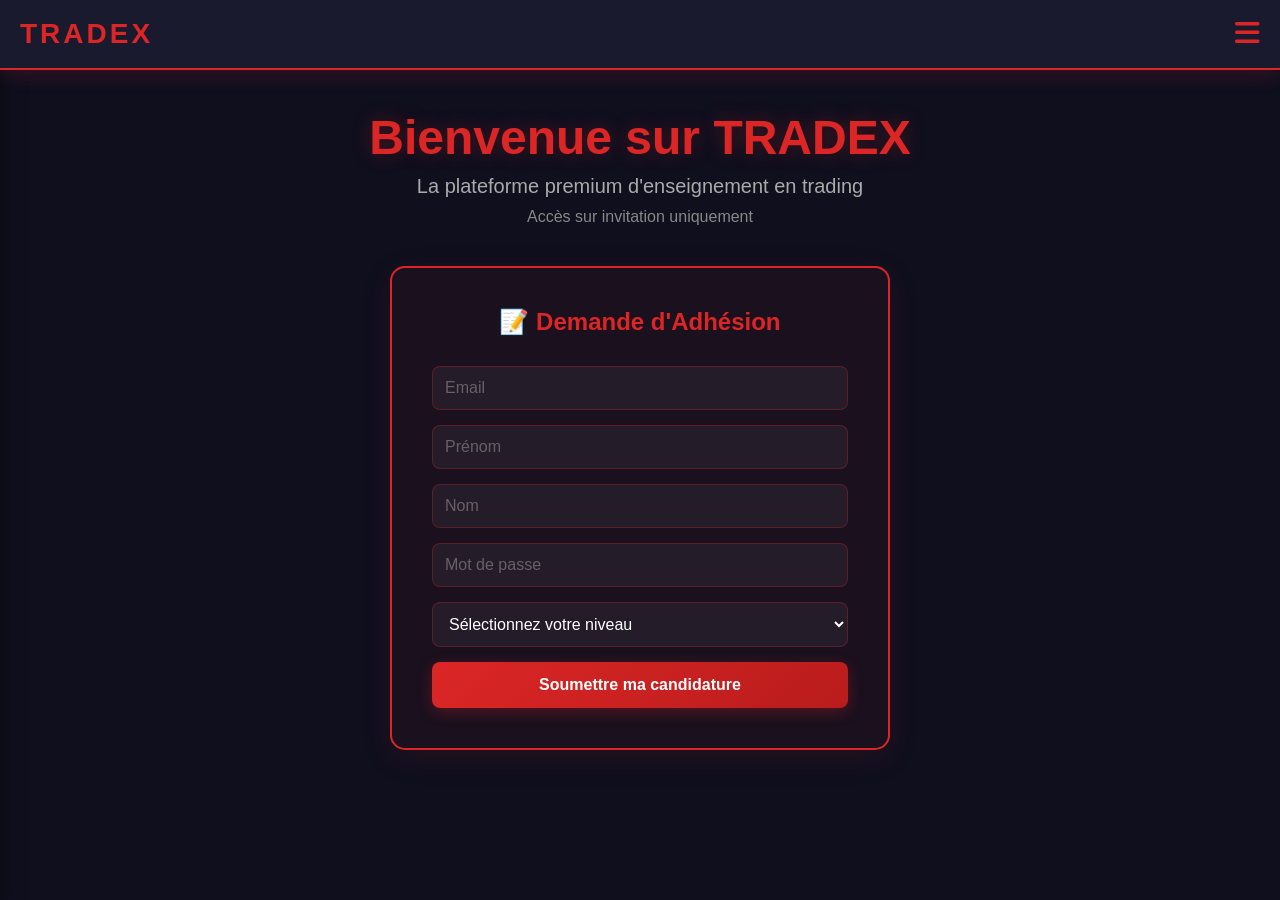
<file: index.html>
<!DOCTYPE html>
<html lang="fr">
<head>
    <meta charset="UTF-8">
    <meta name="viewport" content="width=device-width, initial-scale=1.0">
    <title>TRADEX - Plateforme d'Enseignement en Trading</title>
    <link rel="stylesheet" href="style.css">
    <link rel="stylesheet" href="https://cdnjs.cloudflare.com/ajax/libs/font-awesome/6.4.0/css/all.min.css">
</head>
<body>
    <nav class="navbar">
        <div class="logo">TRADEX</div>
        <button class="hamburger" onclick="toggleMenu()">
            <i class="fas fa-bars"></i>
        </button>
    </nav>

    <div class="menu" id="menu">
        <a href="#" onclick="showSection('landing'); toggleMenu()">🏠 Accueil</a>
        <a href="#" onclick="showSection('freeCourses'); toggleMenu()">📚 Cours Gratuits</a>
        <a href="#" onclick="showSection('candidates'); toggleMenu()">📋 Candidatures</a>
        <a href="#" onclick="showSection('admin'); toggleMenu()" id="adminLink" style="display:none;">⚙️ Admin</a>
        <a href="#" onclick="logout(); toggleMenu()">🚪 Déconnexion</a>
    </div>

    <div class="container">
        <!-- LANDING PAGE -->
        <section id="landing" class="section active">
            <div class="landing-content">
                <h1>Bienvenue sur TRADEX</h1>
                <p>La plateforme premium d'enseignement en trading</p>
                <p class="subtitle">Accès sur invitation uniquement</p>
                
                <form class="application-form" onsubmit="submitApplication(event)">
                    <h2>📝 Demande d'Adhésion</h2>
                    <input type="email" id="appEmail" placeholder="Email" required>
                    <input type="text" id="appFirstName" placeholder="Prénom" required>
                    <input type="text" id="appLastName" placeholder="Nom" required>
                    <input type="password" id="appPassword" placeholder="Mot de passe" required>
                    <select id="appLevel" required>
                        <option value="">Sélectionnez votre niveau</option>
                        <option value="debutant">Débutant</option>
                        <option value="intermediaire">Intermédiaire</option>
                        <option value="avance">Avancé</option>
                    </select>
                    <button type="submit" class="btn-primary">Soumettre ma candidature</button>
                </form>
                <div id="appMessage" class="message"></div>
            </div>
        </section>

        <!-- FREE COURSES -->
        <section id="freeCourses" class="section">
            <h2>📚 Cours Gratuits</h2>
            <div class="courses-grid">
                <div class="course-card">
                    <h3>Les Fondamentaux du Trading</h3>
                    <p>Découvrez les bases essentielles du trading. Marché, actifs, ordres et concepts clés.</p>
                    <button class="btn-outline" onclick="viewCourse('free', 1)">Voir le cours</button>
                </div>
                <div class="course-card">
                    <h3>Analyse Technique 101</h3>
                    <p>Introduction à l'analyse technique : bougies, supports, résistances et tendances.</p>
                    <button class="btn-outline" onclick="viewCourse('free', 2)">Voir le cours</button>
                </div>
                <div class="course-card">
                    <h3>Gestion du Risque Basique</h3>
                    <p>Apprenez à protéger votre capital avec les règles essentielles de la gestion des risques.</p>
                    <button class="btn-outline" onclick="viewCourse('free', 3)">Voir le cours</button>
                </div>
            </div>
        </section>

        <!-- CANDIDATES LIST -->
        <section id="candidates" class="section">
            <h2>📋 État des Candidatures</h2>
            <div class="candidates-container">
                <div class="candidates-column">
                    <h3 style="color: #22c55e;">✅ Candidats Approuvés</h3>
                    <div id="approvedList" class="candidates-list"></div>
                </div>
                <div class="candidates-column">
                    <h3 style="color: #ef4444;">❌ Candidats Rejetés</h3>
                    <div id="rejectedList" class="candidates-list"></div>
                </div>
            </div>
        </section>

        <!-- ADMIN PANEL -->
        <section id="admin" class="section">
            <h2>⚙️ Panneau Admin</h2>
            <div class="admin-panel">
                <div class="pending-applications">
                    <h3>🔔 Candidatures en Attente</h3>
                    <div id="pendingList" class="pending-list"></div>
                </div>
                <div class="all-candidates">
                    <h3>📊 Tous les Candidats</h3>
                    <div id="allCandidatesList" class="candidates-list"></div>
                </div>
            </div>
        </section>

        <!-- MEMBER AREA -->
        <section id="memberArea" class="section">
            <div class="member-nav">
                <button class="member-btn active" onclick="showMemberSection('courses')">📚 Formation</button>
                <button class="member-btn" onclick="showMemberSection('charts')">📈 Charts</button>
                <button class="member-btn" onclick="showMemberSection('community')">👥 Communauté</button>
                <button class="member-btn" onclick="showMemberSection('chat')">💬 Chat</button>
                <button class="member-btn" onclick="showMemberSection('profile')">👤 Profil</button>
            </div>

            <!-- COURSES -->
            <div id="courses-section" class="member-section active">
                <h2>📚 Formation Trading TRADEX</h2>
                <div class="modules-container">
                    <div class="module">
                        <h3>🟢 Module Débutant</h3>
                        <div class="courses-list" id="beginnerCourses"></div>
                    </div>
                    <div class="module">
                        <h3>🟡 Module Intermédiaire</h3>
                        <div class="courses-list" id="intermediateCourses"></div>
                    </div>
                    <div class="module">
                        <h3>🔴 Module Avancé</h3>
                        <div class="courses-list" id="advancedCourses"></div>
                    </div>
                </div>
            </div>

            <!-- CHARTS -->
            <div id="charts-section" class="member-section">
                <h2>📈 Graphiques TradingView</h2>
                <div class="charts-grid">
                    <div class="chart-item">
                        <h3>XAUUSD (Or)</h3>
                        <iframe src="https://widgets.tradingview.com/embed/embed.js"></iframe>
                        <script>
                            new TradingView.widget(
                            {
                                "symbols": [{"proName": "FOREXPROS:XAUUSD"}],
                                "chartOnly": false,
                                "width": "100%",
                                "height": 500,
                                "locale": "fr",
                                "colorTheme": "dark"
                            }
                            );
                        </script>
                    </div>
                    <div class="chart-item">
                        <h3>BTCUSD (Bitcoin)</h3>
                        <script src="https://s3.tradingview.com/tv.js"></script>
                        <div id="tradingview_btc"></div>
                        <script type="text/javascript">
                            new TradingView.widget(
                            {
                                "symbols": [{"proName": "COINBASE:BTCUSD"}],
                                "chartOnly": false,
                                "width": "100%",
                                "height": 500,
                                "locale": "fr",
                                "colorTheme": "dark",
                                "container_id": "tradingview_btc"
                            }
                            );
                        </script>
                    </div>
                    <div class="chart-item">
                        <h3>EURUSD (Euro/Dollar)</h3>
                        <div id="tradingview_eurusd"></div>
                        <script type="text/javascript">
                            new TradingView.widget(
                            {
                                "symbols": [{"proName": "FOREXPROS:EURUSD"}],
                                "chartOnly": false,
                                "width": "100%",
                                "height": 500,
                                "locale": "fr",
                                "colorTheme": "dark",
                                "container_id": "tradingview_eurusd"
                            }
                            );
                        </script>
                    </div>
                    <div class="chart-item">
                        <h3>USDJPY (Dollar/Yen)</h3>
                        <div id="tradingview_usdjpy"></div>
                        <script type="text/javascript">
                            new TradingView.widget(
                            {
                                "symbols": [{"proName": "FOREXPROS:USDJPY"}],
                                "chartOnly": false,
                                "width": "100%",
                                "height": 500,
                                "locale": "fr",
                                "colorTheme": "dark",
                                "container_id": "tradingview_usdjpy"
                            }
                            );
                        </script>
                    </div>
                </div>
            </div>

            <!-- COMMUNITY -->
            <div id="community-section" class="member-section">
                <h2>👥 Membres Acceptés</h2>
                <div id="membersList" class="members-grid"></div>
            </div>

            <!-- CHAT -->
            <div id="chat-section" class="member-section">
                <h2>💬 Chat Communautaire</h2>
                <div class="chat-container">
                    <div id="chatFeed" class="chat-feed"></div>
                </div>
                <div id="adminChatPanel" class="admin-chat-panel" style="display:none;">
                    <h3>📝 Créer un Post (Admin)</h3>
                    <textarea id="postText" placeholder="Votre message..."></textarea>
                    <input type="file" id="postImage" accept="image/*" placeholder="Image">
                    <input type="file" id="postAudio" accept="audio/*" placeholder="Audio">
                    <button class="btn-primary" onclick="createPost()">Publier</button>
                </div>
            </div>

            <!-- PROFILE -->
            <div id="profile-section" class="member-section">
                <h2>👤 Mon Profil</h2>
                <div id="profileInfo" class="profile-card"></div>
            </div>
        </section>
    </div>

    <script src="https://s3.tradingview.com/tv.js"></script>
    <script src="app.js"></script>
</body>
</html>
</file>
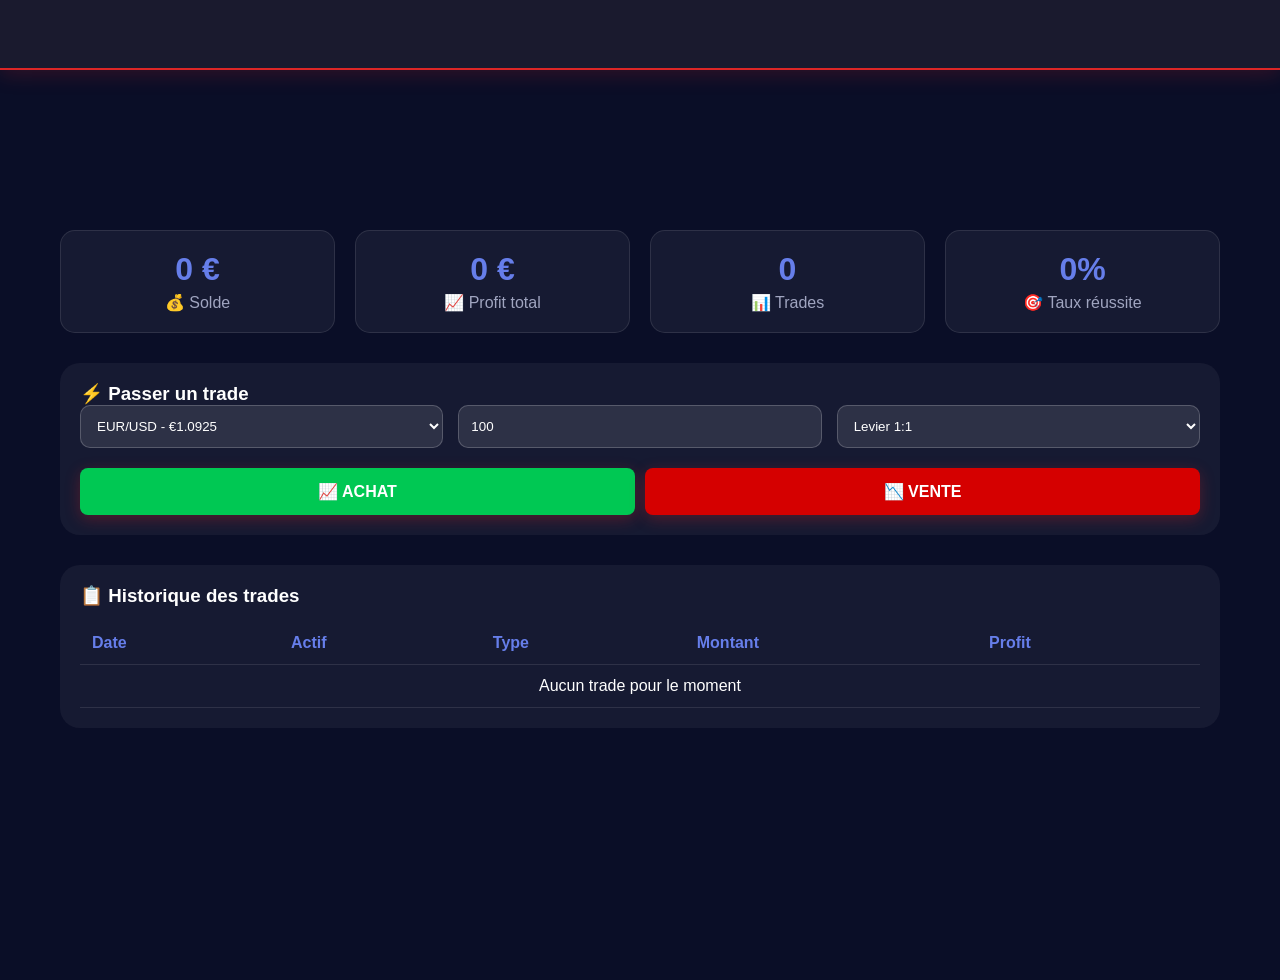
<file: dashboard.html>
<!DOCTYPE html>
<html lang="fr">
<head>
    <meta charset="UTF-8">
    <meta name="viewport" content="width=device-width, initial-scale=1.0">
    <title>Dashboard - PropfirmPro</title>
    <link rel="stylesheet" href="style.css">
    <link href="https://fonts.googleapis.com/css2?family=Inter:wght@300;400;500;600;700;800&display=swap" rel="stylesheet">
    <style>
        .dashboard-container {
            padding-top: 80px;
            min-height: 100vh;
            background: #0a0e27;
        }

        .stats-grid {
            display: grid;
            grid-template-columns: repeat(auto-fit, minmax(200px, 1fr));
            gap: 20px;
            margin-bottom: 30px;
        }

        .stat-card {
            background: rgba(255,255,255,0.05);
            border-radius: 15px;
            padding: 20px;
            text-align: center;
            border: 1px solid rgba(255,255,255,0.1);
        }

        .stat-card .value {
            font-size: 2rem;
            font-weight: 700;
            color: #667eea;
        }

        .stat-card .label {
            color: #a0a5c0;
            margin-top: 5px;
        }

        .trading-panel {
            background: rgba(255,255,255,0.05);
            border-radius: 20px;
            padding: 20px;
            margin-bottom: 30px;
        }

        .trade-form {
            display: grid;
            grid-template-columns: repeat(auto-fit, minmax(200px, 1fr));
            gap: 15px;
            margin-bottom: 20px;
        }

        .trade-form input, .trade-form select {
            background: rgba(255,255,255,0.1);
            border: 1px solid rgba(255,255,255,0.2);
            padding: 12px;
            border-radius: 10px;
            color: white;
        }

        .trade-buttons {
            display: flex;
            gap: 10px;
        }

        .btn-buy {
            background: #00c853;
            flex: 1;
        }

        .btn-sell {
            background: #d50000;
            flex: 1;
        }

        table {
            width: 100%;
            border-collapse: collapse;
            margin-top: 15px;
        }

        th, td {
            padding: 12px;
            text-align: left;
            border-bottom: 1px solid rgba(255,255,255,0.1);
        }

        th {
            color: #667eea;
        }

        .profit-positive {
            color: #00c853;
        }

        .profit-negative {
            color: #d50000;
        }
    </style>
</head>
<body>
    <nav class="navbar">
        <div class="container">
            <div class="nav-brand">
                <h2>🚀 Propfirm<span class="highlight">Pro</span></h2>
            </div>
            <div class="nav-menu">
                <a href="index.html">Accueil</a>
                <a href="dashboard.html" class="active">Dashboard</a>
                <a href="pricing.html">Tarifs</a>
            </div>
            <div class="nav-auth">
                <span id="userNameDisplay" style="margin-right: 15px;"></span>
                <button onclick="logout()" class="btn-outline">Déconnexion</button>
            </div>
        </div>
    </nav>

    <div class="dashboard-container">
        <div class="container">
            <h1 id="welcomeMessage" style="margin-top: 40px; margin-bottom: 30px;"></h1>

            <div class="stats-grid">
                <div class="stat-card">
                    <div class="value" id="balanceDisplay">0 €</div>
                    <div class="label">💰 Solde</div>
                </div>
                <div class="stat-card">
                    <div class="value" id="profitDisplay">0 €</div>
                    <div class="label">📈 Profit total</div>
                </div>
                <div class="stat-card">
                    <div class="value" id="tradesCount">0</div>
                    <div class="label">📊 Trades</div>
                </div>
                <div class="stat-card">
                    <div class="value" id="winRateDisplay">0%</div>
                    <div class="label">🎯 Taux réussite</div>
                </div>
            </div>

            <div class="trading-panel">
                <h3>⚡ Passer un trade</h3>
                <div class="trade-form">
                    <select id="assetSelect">
                        <option value="EUR/USD">EUR/USD - €1.0925</option>
                        <option value="GBP/USD">GBP/USD - €1.2645</option>
                        <option value="BTC/USD">BTC/USD - $43,250</option>
                        <option value="AAPL">AAPL - $175.50</option>
                    </select>
                    <input type="number" id="tradeAmount" placeholder="Montant (€)" value="100">
                    <select id="leverageSelect">
                        <option value="1">Levier 1:1</option>
                        <option value="5">Levier 1:5</option>
                        <option value="10">Levier 1:10</option>
                    </select>
                </div>
                <div class="trade-buttons">
                    <button class="btn-primary btn-buy" onclick="executeTrade('buy')">📈 ACHAT</button>
                    <button class="btn-primary btn-sell" onclick="executeTrade('sell')">📉 VENTE</button>
                </div>
                <div id="tradeAlert"></div>
            </div>

            <div class="trading-panel">
                <h3>📋 Historique des trades</h3>
                <table>
                    <thead>
                        <tr><th>Date</th><th>Actif</th><th>Type</th><th>Montant</th><th>Profit</th></tr>
                    </thead>
                    <tbody id="historyBody">
                        <tr><td colspan="5" style="text-align:center;">Aucun trade pour le moment</td></tr>
                    </tbody>
                </table>
            </div>
        </div>
    </div>

    <script>
        let currentUser = Utils.getCurrentUser();
        
        if (!currentUser) {
            window.location.href = 'login.html';
        }

        let currentPrices = {
            'EUR/USD': 1.0925,
            'GBP/USD': 1.2645,
            'BTC/USD': 43250,
            'AAPL': 175.50
        };

        function updateUI() {
            document.getElementById('welcomeMessage').innerHTML = `Bienvenue, ${currentUser.fullName} ! 👋`;
            document.getElementById('userNameDisplay').innerHTML = `👤 ${currentUser.fullName.split(' ')[0]}`;
            document.getElementById('balanceDisplay').innerHTML = `${currentUser.balance.toFixed(2)} €`;
            document.getElementById('profitDisplay').innerHTML = `${currentUser.totalProfit.toFixed(2)} €`;
            document.getElementById('tradesCount').innerHTML = currentUser.trades.length;
            
            const winRate = currentUser.trades.length > 0 
                ? (currentUser.trades.filter(t => t.profit > 0).length / currentUser.trades.length * 100).toFixed(1)
                : 0;
            document.getElementById('winRateDisplay').innerHTML = `${winRate}%`;
            
            updateHistoryTable();
        }

        function updateHistoryTable() {
            const tbody = document.getElementById('historyBody');
            if (!currentUser.trades || currentUser.trades.length === 0) {
                tbody.innerHTML = '<tr><td colspan="5" style="text-align:center;">Aucun trade pour le moment</td></tr>';
                return;
            }
            
            tbody.innerHTML = currentUser.trades.slice(0, 10).map(trade => `
                <tr>
                    <td>${new Date(trade.date).toLocaleString()}</td>
                    <td>${trade.asset}</td>
                    <td style="color: ${trade.type === 'buy' ? '#00c853' : '#d50000'}">${trade.type === 'buy' ? 'ACHAT' : 'VENTE'}</td>
                    <td>${trade.amount}€</td>
                    <td class="${trade.profit >= 0 ? 'profit-positive' : 'profit-negative'}">${trade.profit.toFixed(2)}€</td>
                </tr>
            `).join('');
        }

        function executeTrade(type) {
            const asset = document.getElementById('assetSelect').value;
            const amount = parseFloat(document.getElementById('tradeAmount').value);
            const leverage = parseInt(document.getElementById('leverageSelect').value);
            const currentPrice = currentPrices[asset];
            
            if (isNaN(amount) || amount <= 0) {
                showTradeAlert('Montant invalide', 'error');
                return;
            }
            
            if (amount > currentUser.balance) {
                showTradeAlert('Solde insuffisant', 'error');
                return;
            }
            
            // Simuler un trade avec profit/perte
            const profit = (Math.random() - 0.4) * amount * leverage * 0.5;
            
            currentUser.balance -= amount;
            currentUser.balance += amount + profit;
            currentUser.totalProfit += profit;
            
            if (!currentUser.trades) currentUser.trades = [];
            currentUser.trades.unshift({
                id: Date.now(),
                asset: asset,
                type: type,
                amount: amount,
                leverage: leverage,
                profit: profit,
                entryPrice: currentPrice,
                date: new Date().toISOString()
            });
            
            Utils.setCurrentUser(currentUser);
            updateUI();
            showTradeAlert(`Trade exécuté ! Profit: ${profit.toFixed(2)}€`, profit >= 0 ? 'success' : 'error');
        }

        function showTradeAlert(message, type) {
            const alertDiv = document.getElementById('tradeAlert');
            alertDiv.innerHTML = `<div style="padding:12px; border-radius:8px; margin-top:15px; background:${type === 'success' ? 'rgba(0,255,0,0.1); border:1px solid #0f0; color:#0f0' : 'rgba(255,0,0,0.1); border:1px solid #f00; color:#f00'}">${message}</div>`;
            setTimeout(() => {
                alertDiv.innerHTML = '';
            }, 3000);
        }

        function logout() {
            localStorage.removeItem('propfirm_current_user');
            window.location.href = 'login.html';
        }

        updateUI();
    </script>
</body>
</html>
</file>
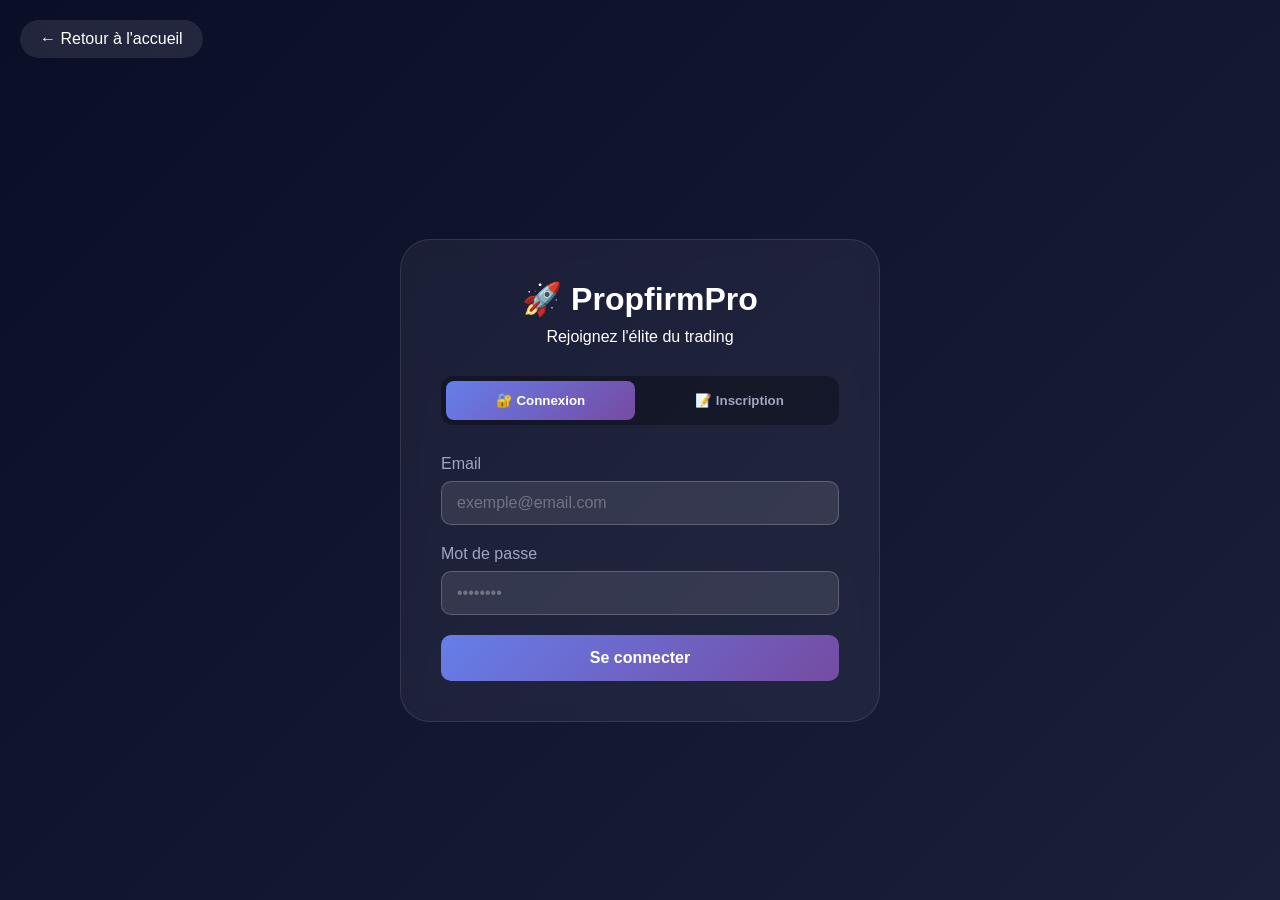
<file: login.html>
<!DOCTYPE html>
<html lang="fr">
<head>
    <meta charset="UTF-8">
    <meta name="viewport" content="width=device-width, initial-scale=1.0">
    <title>Connexion - PropfirmPro</title>
    <link rel="stylesheet" href="style.css">
    <link href="https://fonts.googleapis.com/css2?family=Inter:wght@300;400;500;600;700;800&display=swap" rel="stylesheet">
    <style>
        .auth-container {
            min-height: 100vh;
            display: flex;
            align-items: center;
            justify-content: center;
            background: linear-gradient(135deg, #0a0e27 0%, #1a1f3a 100%);
            padding: 100px 20px 40px;
        }

        .auth-card {
            background: rgba(255,255,255,0.05);
            backdrop-filter: blur(10px);
            border-radius: 30px;
            padding: 40px;
            width: 100%;
            max-width: 480px;
            border: 1px solid rgba(255,255,255,0.1);
            animation: fadeInUp 0.6s ease-out;
        }

        .auth-header {
            text-align: center;
            margin-bottom: 30px;
        }

        .auth-header h1 {
            font-size: 2rem;
            margin-bottom: 10px;
        }

        .auth-tabs {
            display: flex;
            gap: 10px;
            margin-bottom: 30px;
            background: rgba(0,0,0,0.3);
            border-radius: 12px;
            padding: 5px;
        }

        .auth-tab {
            flex: 1;
            text-align: center;
            padding: 12px;
            background: transparent;
            border: none;
            color: #a0a5c0;
            font-weight: 600;
            border-radius: 8px;
            cursor: pointer;
            transition: all 0.3s;
        }

        .auth-tab.active {
            background: linear-gradient(135deg, #667eea 0%, #764ba2 100%);
            color: white;
        }

        .auth-form {
            display: none;
        }

        .auth-form.active {
            display: block;
            animation: fadeIn 0.5s;
        }

        @keyframes fadeIn {
            from { opacity: 0; transform: translateY(10px); }
            to { opacity: 1; transform: translateY(0); }
        }

        .form-group {
            margin-bottom: 20px;
        }

        .form-group label {
            display: block;
            margin-bottom: 8px;
            color: #a0a5c0;
            font-weight: 500;
        }

        .form-group input, .form-group select {
            width: 100%;
            padding: 12px 15px;
            background: rgba(255,255,255,0.1);
            border: 1px solid rgba(255,255,255,0.2);
            border-radius: 10px;
            color: white;
            font-size: 16px;
            transition: all 0.3s;
        }

        .form-group input:focus, .form-group select:focus {
            outline: none;
            border-color: #667eea;
            background: rgba(102,126,234,0.1);
        }

        .form-group input::placeholder {
            color: rgba(255,255,255,0.3);
        }

        .auth-btn {
            width: 100%;
            padding: 14px;
            background: linear-gradient(135deg, #667eea 0%, #764ba2 100%);
            border: none;
            border-radius: 10px;
            color: white;
            font-weight: 600;
            font-size: 16px;
            cursor: pointer;
            transition: transform 0.3s;
        }

        .auth-btn:hover {
            transform: translateY(-2px);
        }

        .alert {
            padding: 12px;
            border-radius: 10px;
            margin-bottom: 20px;
            display: none;
        }

        .alert.success {
            background: rgba(0,255,0,0.1);
            border: 1px solid #0f0;
            color: #0f0;
            display: block;
        }

        .alert.error {
            background: rgba(255,0,0,0.1);
            border: 1px solid #f00;
            color: #f00;
            display: block;
        }

        .back-home {
            position: fixed;
            top: 20px;
            left: 20px;
            background: rgba(255,255,255,0.1);
            padding: 10px 20px;
            border-radius: 50px;
            color: white;
            text-decoration: none;
            backdrop-filter: blur(10px);
            transition: all 0.3s;
        }

        .back-home:hover {
            background: #667eea;
        }
    </style>
</head>
<body>
    <a href="index.html" class="back-home">← Retour à l'accueil</a>

    <div class="auth-container">
        <div class="auth-card">
            <div class="auth-header">
                <h1>🚀 PropfirmPro</h1>
                <p>Rejoignez l'élite du trading</p>
            </div>

            <div class="auth-tabs">
                <button class="auth-tab active" data-tab="login">🔐 Connexion</button>
                <button class="auth-tab" data-tab="register">📝 Inscription</button>
            </div>

            <!-- Formulaire de Connexion -->
            <div id="loginForm" class="auth-form active">
                <div id="loginAlert" class="alert"></div>
                <form id="signinForm">
                    <div class="form-group">
                        <label>Email</label>
                        <input type="email" id="loginEmail" placeholder="exemple@email.com" required>
                    </div>
                    <div class="form-group">
                        <label>Mot de passe</label>
                        <input type="password" id="loginPassword" placeholder="••••••••" required>
                    </div>
                    <button type="submit" class="auth-btn">Se connecter</button>
                </form>
            </div>

            <!-- Formulaire d'Inscription -->
            <div id="registerForm" class="auth-form">
                <div id="registerAlert" class="alert"></div>
                <form id="signupForm">
                    <div class="form-group">
                        <label>Nom complet</label>
                        <input type="text" id="fullName" placeholder="Jean Dupont" required>
                    </div>
                    <div class="form-group">
                        <label>Email</label>
                        <input type="email" id="regEmail" placeholder="exemple@email.com" required>
                    </div>
                    <div class="form-group">
                        <label>Mot de passe</label>
                        <input type="password" id="regPassword" placeholder="••••••••" required>
                    </div>
                    <div class="form-group">
                        <label>Confirmer mot de passe</label>
                        <input type="password" id="confirmPassword" placeholder="••••••••" required>
                    </div>
                    <button type="submit" class="auth-btn">Créer mon compte</button>
                </form>
            </div>
        </div>
    </div>

    <script>
        let users = Utils.getAllUsers();
        const tabs = document.querySelectorAll('.auth-tab');
        const loginForm = document.getElementById('loginForm');
        const registerForm = document.getElementById('registerForm');

        // Gestion des onglets
        tabs.forEach(tab => {
            tab.addEventListener('click', () => {
                const tabName = tab.dataset.tab;
                
                tabs.forEach(t => t.classList.remove('active'));
                tab.classList.add('active');
                
                if (tabName === 'login') {
                    loginForm.classList.add('active');
                    registerForm.classList.remove('active');
                } else {
                    loginForm.classList.remove('active');
                    registerForm.classList.add('active');
                }
            });
        });

        // Inscription
        document.getElementById('signupForm').addEventListener('submit', (e) => {
            e.preventDefault();
            
            const fullName = document.getElementById('fullName').value.trim();
            const email = document.getElementById('regEmail').value.trim();
            const password = document.getElementById('regPassword').value;
            const confirmPassword = document.getElementById('confirmPassword').value;
            
            if (!fullName || !email || !password) {
                showAlert('registerAlert', 'Veuillez remplir tous les champs', 'error');
                return;
            }
            
            if (password !== confirmPassword) {
                showAlert('registerAlert', 'Les mots de passe ne correspondent pas', 'error');
                return;
            }
            
            if (users.find(u => u.email === email)) {
                showAlert('registerAlert', 'Cet email est déjà utilisé', 'error');
                return;
            }
            
            const newUser = {
                id: Date.now(),
                fullName,
                email,
                password: btoa(password),
                balance: 10000,
                virtualBalance: 100000,
                positions: [],
                trades: [],
                totalProfit: 0
            };
            
            users.push(newUser);
            Utils.saveAllUsers(users);
            Utils.setCurrentUser(newUser);
            
            showAlert('registerAlert', `Inscription réussie ! Bienvenue ${fullName}`, 'success');
            
            setTimeout(() => {
                window.location.href = 'dashboard.html';
            }, 1500);
        });
        
        // Connexion
        document.getElementById('signinForm').addEventListener('submit', (e) => {
            e.preventDefault();
            
            const email = document.getElementById('loginEmail').value.trim();
            const password = document.getElementById('loginPassword').value;
            
            const user = users.find(u => u.email === email && u.password === btoa(password));
            
            if (!user) {
                showAlert('loginAlert', 'Email ou mot de passe incorrect', 'error');
                return;
            }
            
            Utils.setCurrentUser(user);
            showAlert('loginAlert', `Bienvenue ${user.fullName} !`, 'success');
            
            setTimeout(() => {
                window.location.href = 'dashboard.html';
            }, 1000);
        });
        
        function showAlert(elementId, message, type) {
            const element = document.getElementById(elementId);
            element.textContent = message;
            element.className = `alert ${type}`;
            
            setTimeout(() => {
                element.style.display = 'none';
            }, 5000);
        }
        
        const currentUser = Utils.getCurrentUser();
        if (currentUser) {
            window.location.href = 'dashboard.html';
        }
    </script>
</body>
</html>
</file>
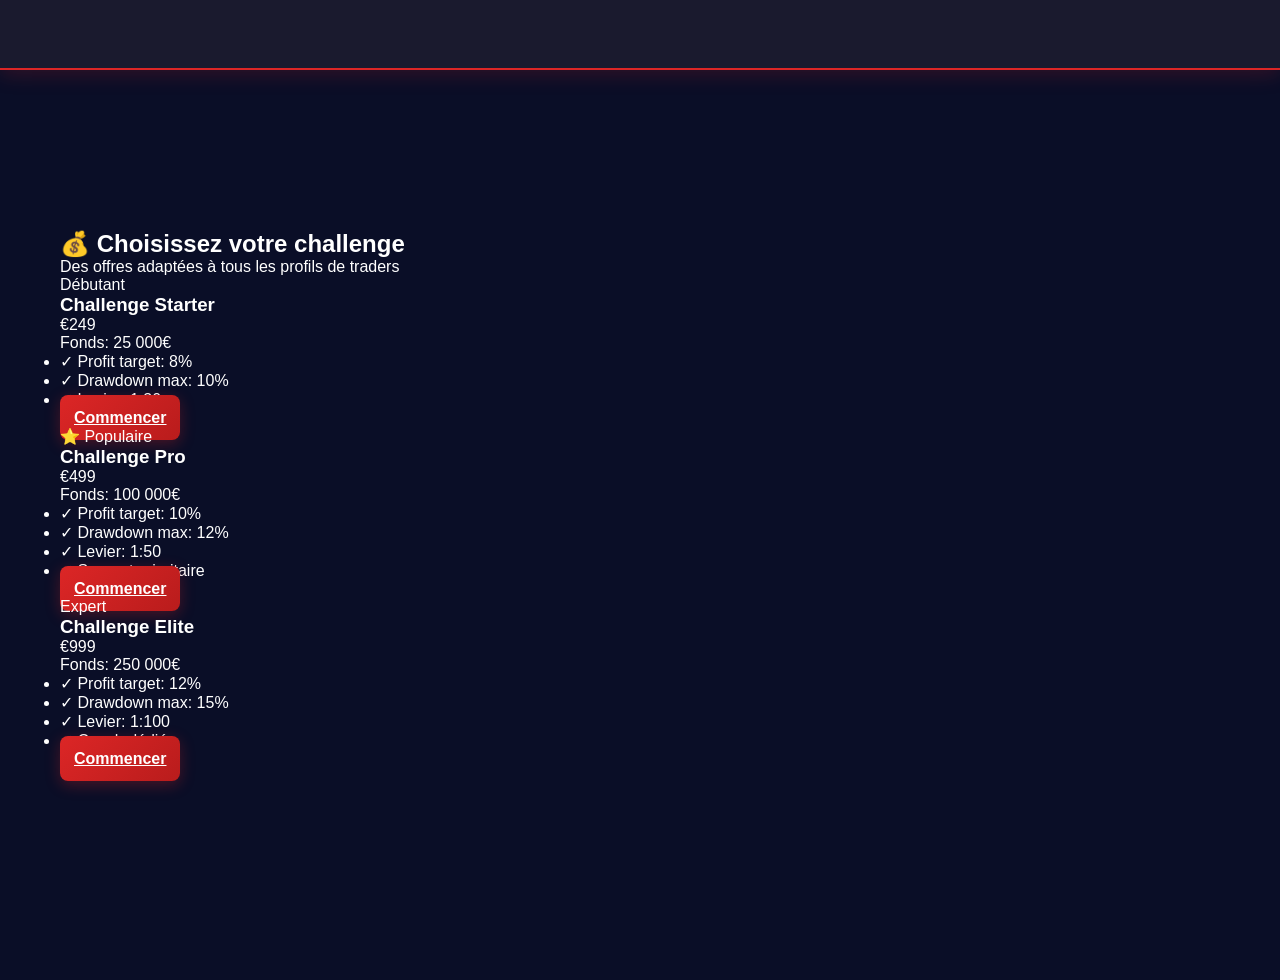
<file: pricing.html>
<!DOCTYPE html>
<html lang="fr">
<head>
    <meta charset="UTF-8">
    <meta name="viewport" content="width=device-width, initial-scale=1.0">
    <title>Tarifs - PropfirmPro</title>
    <link rel="stylesheet" href="style.css">
    <link href="https://fonts.googleapis.com/css2?family=Inter:wght@300;400;500;600;700;800&display=swap" rel="stylesheet">
</head>
<body>
    <nav class="navbar">
        <div class="container">
            <div class="nav-brand">
                <h2>🚀 Propfirm<span class="highlight">Pro</span></h2>
            </div>
            <div class="nav-menu">
                <a href="index.html">Accueil</a>
                <a href="dashboard.html">Dashboard</a>
                <a href="pricing.html" class="active">Tarifs</a>
            </div>
            <div class="nav-auth">
                <a href="login.html" class="btn-outline">Connexion</a>
                <a href="login.html?tab=register" class="btn-primary">Démarrer</a>
            </div>
        </div>
    </nav>

    <div style="padding-top:80px; min-height:100vh; background:#0a0e27;">
        <div class="container">
            <div class="section-header" style="margin-top:40px;">
                <h2>💰 Choisissez votre challenge</h2>
                <p>Des offres adaptées à tous les profils de traders</p>
            </div>

            <div class="challenges-grid" style="margin-bottom:80px;">
                <div class="challenge-card">
                    <div class="challenge-badge">Débutant</div>
                    <h3>Challenge Starter</h3>
                    <div class="challenge-price">€249</div>
                    <div class="challenge-funding">Fonds: 25 000€</div>
                    <ul class="challenge-features">
                        <li>✓ Profit target: 8%</li>
                        <li>✓ Drawdown max: 10%</li>
                        <li>✓ Levier: 1:30</li>
                    </ul>
                    <a href="login.html?tab=register" class="btn-primary">Commencer</a>
                </div>
                <div class="challenge-card popular">
                    <div class="popular-badge">⭐ Populaire</div>
                    <h3>Challenge Pro</h3>
                    <div class="challenge-price">€499</div>
                    <div class="challenge-funding">Fonds: 100 000€</div>
                    <ul class="challenge-features">
                        <li>✓ Profit target: 10%</li>
                        <li>✓ Drawdown max: 12%</li>
                        <li>✓ Levier: 1:50</li>
                        <li>✓ Support prioritaire</li>
                    </ul>
                    <a href="login.html?tab=register" class="btn-primary">Commencer</a>
                </div>
                <div class="challenge-card">
                    <div class="challenge-badge">Expert</div>
                    <h3>Challenge Elite</h3>
                    <div class="challenge-price">€999</div>
                    <div class="challenge-funding">Fonds: 250 000€</div>
                    <ul class="challenge-features">
                        <li>✓ Profit target: 12%</li>
                        <li>✓ Drawdown max: 15%</li>
                        <li>✓ Levier: 1:100</li>
                        <li>✓ Coach dédié</li>
                    </ul>
                    <a href="login.html?tab=register" class="btn-primary">Commencer</a>
                </div>
            </div>
        </div>
    </div>

    <script src="script.js"></script>
</body>
</html>
</file>
<file: style.css>
* {
    margin: 0;
    padding: 0;
    box-sizing: border-box;
}

body {
    font-family: 'Segoe UI', Tahoma, Geneva, Verdana, sans-serif;
    background: #0f0f1e;
    color: #fff;
    overflow-x: hidden;
}

/* NAVBAR */
.navbar {
    position: fixed;
    top: 0;
    width: 100%;
    height: 70px;
    background: #1a1a2e;
    border-bottom: 2px solid #dc2626;
    display: flex;
    justify-content: space-between;
    align-items: center;
    padding: 0 20px;
    z-index: 1000;
    box-shadow: 0 4px 20px rgba(220, 38, 38, 0.2);
}

.logo {
    font-size: 28px;
    font-weight: 900;
    color: #dc2626;
    letter-spacing: 3px;
}

.hamburger {
    background: none;
    border: none;
    color: #dc2626;
    font-size: 28px;
    cursor: pointer;
    transition: transform 0.3s;
}

.hamburger:hover {
    transform: scale(1.1);
}

/* MENU */
.menu {
    position: fixed;
    left: -300px;
    top: 70px;
    width: 300px;
    height: calc(100vh - 70px);
    background: #1a1a2e;
    border-right: 2px solid #dc2626;
    display: flex;
    flex-direction: column;
    padding: 20px 0;
    transition: left 0.3s;
    z-index: 999;
    box-shadow: 0 4px 20px rgba(0, 0, 0, 0.5);
}

.menu.active {
    left: 0;
}

.menu a {
    color: #fff;
    text-decoration: none;
    padding: 15px 20px;
    border-left: 4px solid transparent;
    transition: all 0.3s;
    font-size: 16px;
}

.menu a:hover {
    background: rgba(220, 38, 38, 0.1);
    border-left-color: #dc2626;
    color: #dc2626;
}

/* CONTAINER */
.container {
    margin-top: 70px;
    min-height: calc(100vh - 70px);
    padding: 40px 20px;
    max-width: 1200px;
    margin-left: auto;
    margin-right: auto;
}

/* SECTIONS */
.section {
    display: none;
    animation: fadeIn 0.5s;
}

.section.active {
    display: block;
}

@keyframes fadeIn {
    from { opacity: 0; transform: translateY(10px); }
    to { opacity: 1; transform: translateY(0); }
}

/* LANDING */
.landing-content {
    text-align: center;
    margin-bottom: 40px;
}

.landing-content h1 {
    font-size: 48px;
    margin-bottom: 10px;
    color: #dc2626;
    text-shadow: 0 0 20px rgba(220, 38, 38, 0.3);
}

.landing-content p {
    font-size: 20px;
    color: #aaa;
    margin-bottom: 10px;
}

.subtitle {
    font-size: 16px !important;
    color: #888 !important;
    margin-bottom: 40px !important;
}

.application-form {
    background: rgba(220, 38, 38, 0.05);
    border: 2px solid #dc2626;
    border-radius: 15px;
    padding: 40px;
    max-width: 500px;
    margin: 0 auto;
    box-shadow: 0 8px 32px rgba(220, 38, 38, 0.1);
}

.application-form h2 {
    margin-bottom: 30px;
    color: #dc2626;
}

.application-form input,
.application-form select {
    width: 100%;
    padding: 12px;
    margin-bottom: 15px;
    background: rgba(255, 255, 255, 0.05);
    border: 1px solid rgba(220, 38, 38, 0.3);
    border-radius: 8px;
    color: #fff;
    font-size: 16px;
    transition: all 0.3s;
}

.application-form input:focus,
.application-form select:focus {
    outline: none;
    border-color: #dc2626;
    box-shadow: 0 0 10px rgba(220, 38, 38, 0.3);
    background: rgba(220, 38, 38, 0.05);
}

.application-form input::placeholder {
    color: rgba(255, 255, 255, 0.3);
}

/* BUTTONS */
.btn-primary {
    width: 100%;
    padding: 14px;
    background: linear-gradient(135deg, #dc2626 0%, #b91c1c 100%);
    color: #fff;
    border: none;
    border-radius: 8px;
    font-size: 16px;
    font-weight: bold;
    cursor: pointer;
    transition: all 0.3s;
    box-shadow: 0 4px 15px rgba(220, 38, 38, 0.3);
}

.btn-primary:hover {
    transform: translateY(-2px);
    box-shadow: 0 6px 20px rgba(220, 38, 38, 0.5);
}

.btn-outline {
    padding: 10px 20px;
    background: transparent;
    border: 2px solid #dc2626;
    color: #dc2626;
    border-radius: 8px;
    cursor: pointer;
    font-size: 14px;
    transition: all 0.3s;
}

.btn-outline:hover {
    background: #dc2626;
    color: #fff;
}

/* COURSES */
.courses-grid {
    display: grid;
    grid-template-columns: repeat(auto-fit, minmax(300px, 1fr));
    gap: 20px;
    margin-top: 30px;
}

.course-card {
    background: rgba(220, 38, 38, 0.05);
    border: 1px solid rgba(220, 38, 38, 0.3);
    border-radius: 12px;
    padding: 20px;
    transition: all 0.3s;
}

.course-card:hover {
    border-color: #dc2626;
    box-shadow: 0 8px 25px rgba(220, 38, 38, 0.2);
    transform: translateY(-5px);
}

.course-card h3 {
    color: #dc2626;
    margin-bottom: 10px;
}

.course-card p {
    color: #aaa;
    margin-bottom: 15px;
    line-height: 1.5;
}

/* CANDIDATES */
.candidates-container {
    display: grid;
    grid-template-columns: repeat(auto-fit, minmax(400px, 1fr));
    gap: 30px;
    margin-top: 30px;
}

.candidates-column h3 {
    padding-bottom: 15px;
    border-bottom: 2px solid #dc2626;
    margin-bottom: 20px;
}

.candidates-list {
    display: flex;
    flex-direction: column;
    gap: 15px;
}

.candidate-item {
    background: rgba(255, 255, 255, 0.05);
    border-left: 4px solid #dc2626;
    padding: 15px;
    border-radius: 8px;
    transition: all 0.3s;
}

.candidate-item:hover {
    background: rgba(220, 38, 38, 0.1);
}

.candidate-item .name {
    font-weight: bold;
    color: #dc2626;
}

.candidate-item .email {
    font-size: 14px;
    color: #aaa;
    margin-top: 5px;
}

.candidate-item .level {
    font-size: 13px;
    color: #888;
    margin-top: 5px;
}

/* ADMIN PANEL */
.admin-panel {
    display: grid;
    grid-template-columns: repeat(auto-fit, minmax(500px, 1fr));
    gap: 30px;
    margin-top: 30px;
}

.pending-applications,
.all-candidates {
    background: rgba(220, 38, 38, 0.05);
    border: 1px solid rgba(220, 38, 38, 0.3);
    border-radius: 12px;
    padding: 25px;
}

.pending-applications h3,
.all-candidates h3 {
    color: #dc2626;
    margin-bottom: 20px;
    padding-bottom: 15px;
    border-bottom: 2px solid #dc2626;
}

.pending-item {
    background: rgba(255, 255, 255, 0.05);
    border: 1px solid rgba(220, 38, 38, 0.2);
    padding: 15px;
    border-radius: 8px;
    margin-bottom: 15px;
}

.pending-item .name {
    font-weight: bold;
    margin-bottom: 8px;
}

.pending-item .info {
    font-size: 14px;
    color: #aaa;
    margin-bottom: 10px;
}

.pending-buttons {
    display: flex;
    gap: 10px;
}

.btn-approve {
    flex: 1;
    padding: 8px;
    background: #22c55e;
    color: #fff;
    border: none;
    border-radius: 6px;
    cursor: pointer;
    font-weight: bold;
    transition: all 0.3s;
}

.btn-approve:hover {
    background: #16a34a;
}

.btn-reject {
    flex: 1;
    padding: 8px;
    background: #ef4444;
    color: #fff;
    border: none;
    border-radius: 6px;
    cursor: pointer;
    font-weight: bold;
    transition: all 0.3s;
}

.btn-reject:hover {
    background: #dc2626;
}

/* MEMBER AREA */
.member-nav {
    display: flex;
    gap: 10px;
    margin-bottom: 30px;
    overflow-x: auto;
    padding-bottom: 10px;
    border-bottom: 2px solid rgba(220, 38, 38, 0.3);
}

.member-btn {
    padding: 10px 20px;
    background: rgba(220, 38, 38, 0.1);
    border: 1px solid rgba(220, 38, 38, 0.3);
    color: #aaa;
    border-radius: 8px;
    cursor: pointer;
    transition: all 0.3s;
    white-space: nowrap;
}

.member-btn.active {
    background: #dc2626;
    color: #fff;
    border-color: #dc2626;
}

.member-btn:hover {
    border-color: #dc2626;
    color: #dc2626;
}

.member-section {
    display: none;
    animation: fadeIn 0.5s;
}

.member-section.active {
    display: block;
}

/* MODULES */
.modules-container {
    display: grid;
    grid-template-columns: repeat(auto-fit, minmax(350px, 1fr));
    gap: 25px;
    margin-top: 30px;
}

.module {
    background: rgba(220, 38, 38, 0.05);
    border: 1px solid rgba(220, 38, 38, 0.3);
    border-radius: 12px;
    padding: 20px;
}

.module h3 {
    color: #dc2626;
    margin-bottom: 15px;
    padding-bottom: 10px;
    border-bottom: 2px solid rgba(220, 38, 38, 0.3);
}

.courses-list {
    display: flex;
    flex-direction: column;
    gap: 10px;
}

.course-item {
    background: rgba(255, 255, 255, 0.05);
    padding: 12px;
    border-radius: 6px;
    cursor: pointer;
    transition: all 0.3s;
    border-left: 3px solid transparent;
}

.course-item:hover {
    background: rgba(220, 38, 38, 0.1);
    border-left-color: #dc2626;
}

/* CHARTS */
.charts-grid {
    display: grid;
    grid-template-columns: repeat(auto-fit, minmax(400px, 1fr));
    gap: 20px;
    margin-top: 30px;
}

.chart-item {
    background: rgba(220, 38, 38, 0.05);
    border: 1px solid rgba(220, 38, 38, 0.3);
    border-radius: 12px;
    padding: 15px;
    min-height: 600px;
}

.chart-item h3 {
    color: #dc2626;
    margin-bottom: 15px;
}

/* MEMBERS GRID */
.members-grid {
    display: grid;
    grid-template-columns: repeat(auto-fit, minmax(250px, 1fr));
    gap: 20px;
    margin-top: 30px;
}

.member-card {
    background: rgba(220, 38, 38, 0.05);
    border: 1px solid rgba(220, 38, 38, 0.3);
    border-radius: 12px;
    padding: 20px;
    text-align: center;
    transition: all 0.3s;
}

.member-card:hover {
    border-color: #dc2626;
    box-shadow: 0 8px 25px rgba(220, 38, 38, 0.2);
}

.member-avatar {
    font-size: 48px;
    margin-bottom: 10px;
}

.member-name {
    font-weight: bold;
    color: #dc2626;
    margin-bottom: 5px;
}

.member-email {
    font-size: 13px;
    color: #aaa;
}

/* CHAT */
.chat-container {
    background: rgba(220, 38, 38, 0.05);
    border: 1px solid rgba(220, 38, 38, 0.3);
    border-radius: 12px;
    padding: 20px;
    max-height: 600px;
    overflow-y: auto;
    margin-bottom: 20px;
}

.chat-feed {
    display: flex;
    flex-direction: column;
    gap: 15px;
}

.post {
    background: rgba(255, 255, 255, 0.05);
    border-left: 4px solid #dc2626;
    padding: 15px;
    border-radius: 8px;
}

.post-author {
    font-weight: bold;
    color: #dc2626;
    margin-bottom: 8px;
}

.post-content {
    margin-bottom: 10px;
    line-height: 1.5;
}

.post-image {
    max-width: 100%;
    border-radius: 6px;
    margin: 10px 0;
}

.post-audio {
    margin: 10px 0;
    width: 100%;
}

.post-actions {
    display: flex;
    gap: 15px;
    margin-top: 10px;
    font-size: 14px;
    color: #aaa;
}

.action-btn {
    cursor: pointer;
    transition: color 0.3s;
}

.action-btn:hover {
    color: #dc2626;
}

.admin-chat-panel {
    background: rgba(220, 38, 38, 0.05);
    border: 1px solid rgba(220, 38, 38, 0.3);
    border-radius: 12px;
    padding: 20px;
}

.admin-chat-panel h3 {
    color: #dc2626;
    margin-bottom: 15px;
}

.admin-chat-panel textarea,
.admin-chat-panel input {
    width: 100%;
    padding: 10px;
    margin-bottom: 10px;
    background: rgba(255, 255, 255, 0.05);
    border: 1px solid rgba(220, 38, 38, 0.3);
    border-radius: 6px;
    color: #fff;
    font-family: inherit;
}

.admin-chat-panel textarea:focus,
.admin-chat-panel input:focus {
    outline: none;
    border-color: #dc2626;
}

/* PROFILE */
.profile-card {
    background: rgba(220, 38, 38, 0.05);
    border: 1px solid rgba(220, 38, 38, 0.3);
    border-radius: 12px;
    padding: 30px;
    max-width: 500px;
    margin-top: 20px;
}

.profile-card .profile-field {
    margin-bottom: 15px;
    padding-bottom: 10px;
    border-bottom: 1px solid rgba(220, 38, 38, 0.2);
}

.profile-card .label {
    color: #dc2626;
    font-weight: bold;
    margin-bottom: 5px;
}

.profile-card .value {
    color: #aaa;
}

/* MESSAGE */
.message {
    margin-top: 20px;
    padding: 15px;
    border-radius: 8px;
    text-align: center;
    display: none;
}

.message.success {
    background: rgba(34, 197, 94, 0.1);
    border: 1px solid #22c55e;
    color: #22c55e;
    display: block;
}

.message.error {
    background: rgba(239, 68, 68, 0.1);
    border: 1px solid #ef4444;
    color: #ef4444;
    display: block;
}

/* RESPONSIVE */
@media (max-width: 768px) {
    .container {
        padding: 20px 15px;
    }

    .landing-content h1 {
        font-size: 32px;
    }

    .application-form {
        padding: 20px;
    }

    .candidates-container,
    .admin-panel {
        grid-template-columns: 1fr;
    }

    .member-nav {
        flex-wrap: wrap;
    }
}
</file>
